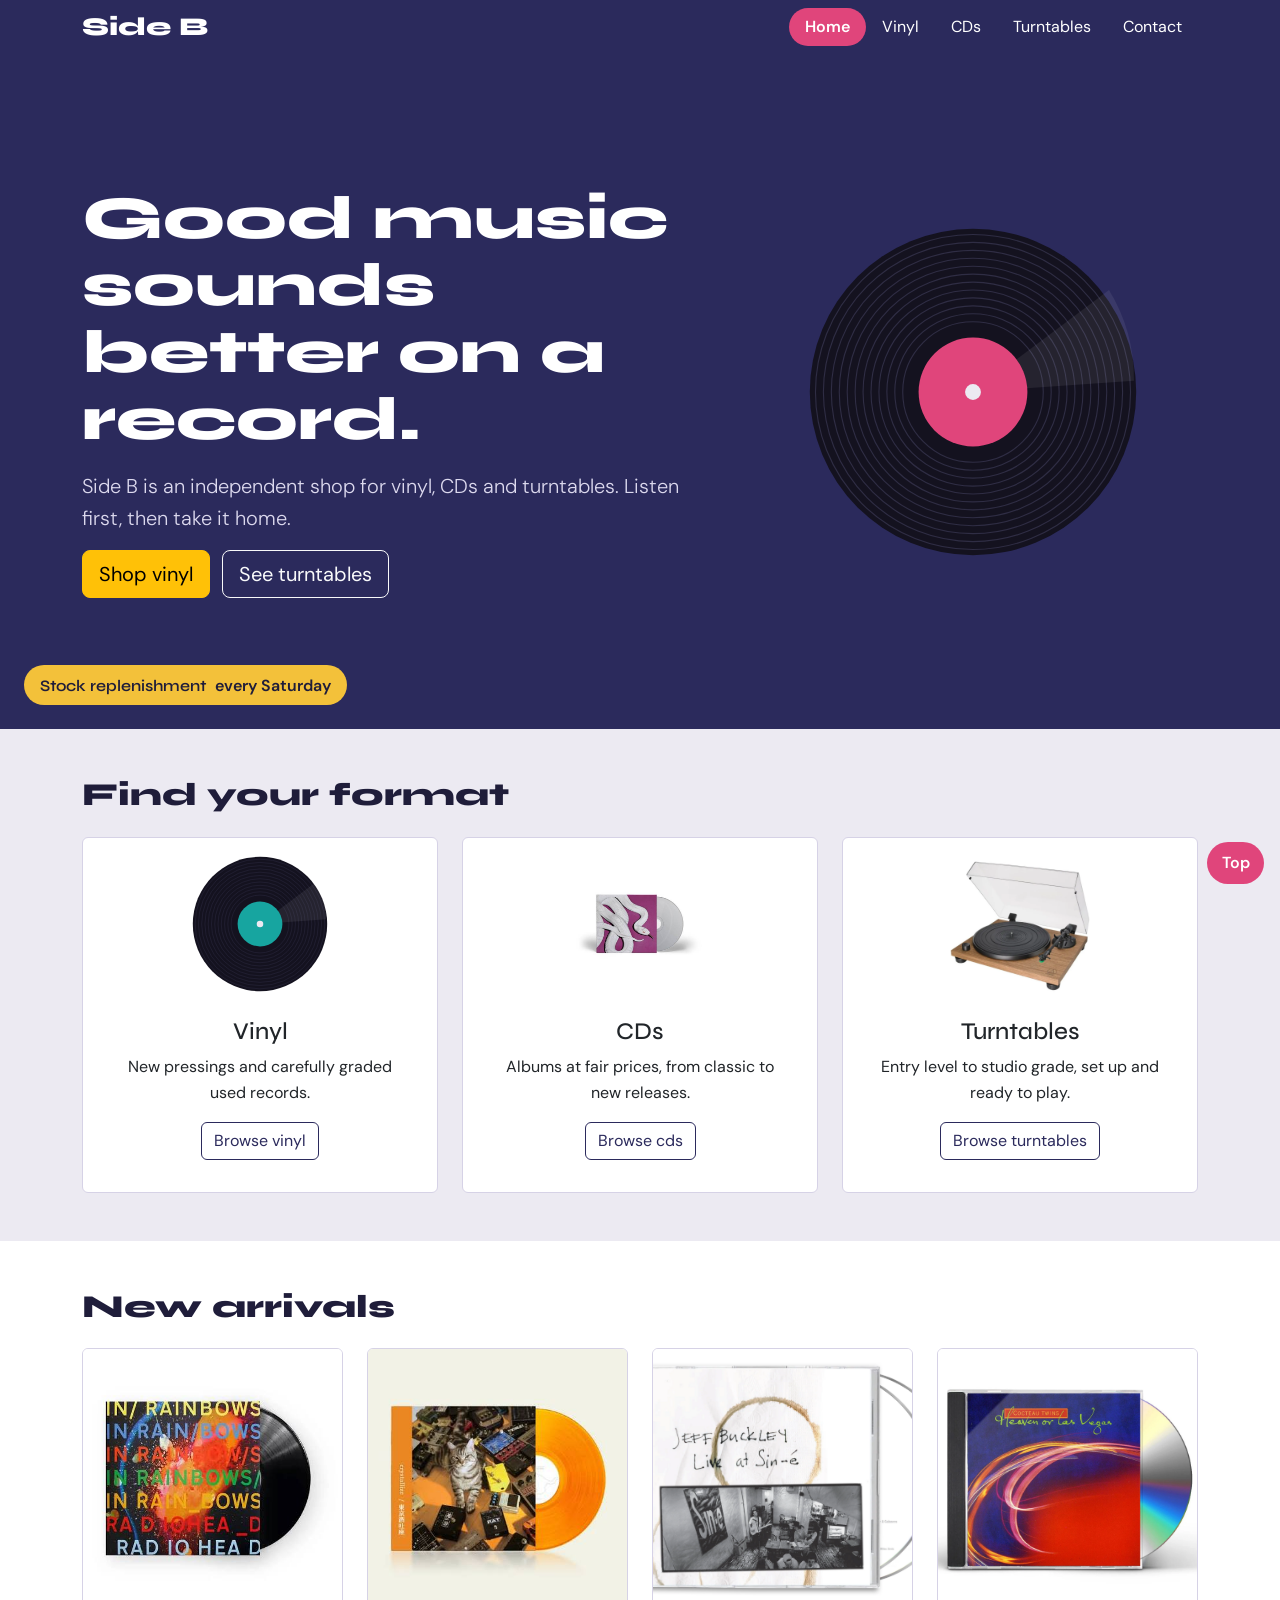
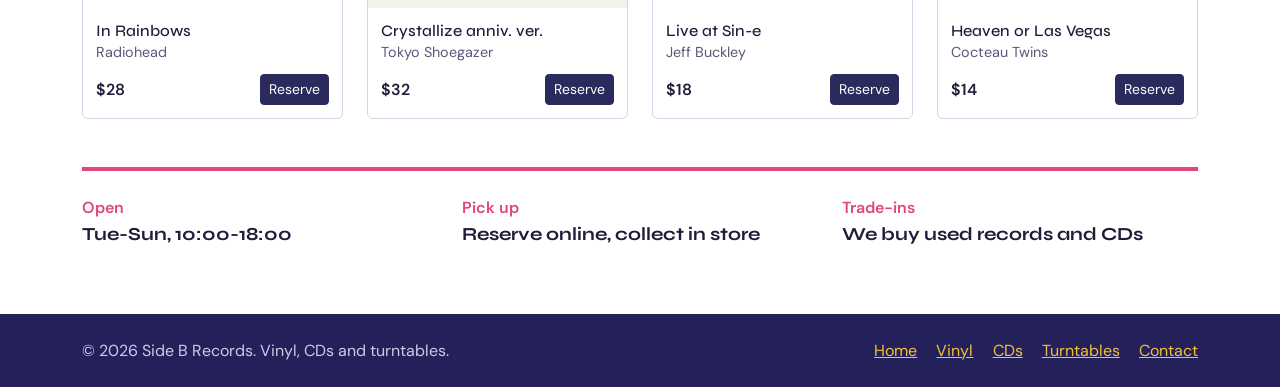
<file: index.html>
<!DOCTYPE html>
<html lang="en">
<head>
    <meta charset="UTF-8">
    <meta name="viewport" content="width=device-width, initial-scale=1">
    <meta name="author" content="Bekarys Zharylgassyn">
    <meta name="description" content="Vinyl records, CDs and turntables for every listener.">
    <title>Home | Side B Records</title>
    <link href="https://cdn.jsdelivr.net/npm/bootstrap@5.3.3/dist/css/bootstrap.min.css" rel="stylesheet">
    <link href="https://fonts.googleapis.com/css2?family=DM+Sans:wght@400;600&family=Syne:wght@700;800&display=swap" rel="stylesheet">
    <link rel="stylesheet" href="css/style.css">
</head>
<body>
    <header id="top" class="site-header">
        <nav class="navbar navbar-expand-lg navbar-dark" aria-label="Main navigation">
            <div class="container">
                <a class="navbar-brand" href="index.html">Side B</a>
                <button class="navbar-toggler" type="button" data-bs-toggle="collapse" data-bs-target="#mainNav" aria-controls="mainNav" aria-expanded="false" aria-label="Toggle navigation">
                    <span class="navbar-toggler-icon"></span>
                </button>
                <div class="collapse navbar-collapse" id="mainNav">
                    <ul class="navbar-nav ms-auto">
                        <li class="nav-item"><a class="nav-link active" href="index.html" aria-current="page">Home</a></li>
                        <li class="nav-item"><a class="nav-link" href="vinyl.html">Vinyl</a></li>
                        <li class="nav-item"><a class="nav-link" href="cds.html">CDs</a></li>
                        <li class="nav-item"><a class="nav-link" href="turntables.html">Turntables</a></li>
                        <li class="nav-item"><a class="nav-link" href="contact.html">Contact</a></li>
                    </ul>
                </div>
            </div>
        </nav>
    </header>

    <main>
        <section class="hero">
            <div class="container">
                <div class="row align-items-center g-4">
                    <div class="col-md-7">
                        <h1>Good music sounds better on a record.</h1>
                        <p class="lead">Side B is an independent shop for vinyl, CDs and turntables. Listen first, then take it home.</p>
                        <a class="btn btn-warning btn-lg me-2" href="vinyl.html">Shop vinyl</a>
                        <a class="btn btn-outline-light btn-lg" href="turntables.html">See turntables</a>
                    </div>
                    <div class="col-md-5 text-center"><img src="images/record.svg" class="record img-fluid" alt="A spinning vinyl record with a pink label"></div>
                </div>
            </div>
            <p class="hero-badge mb-0"><span>Stock replenishment</span> every Saturday</p>
        </section>

        <section class="py-5">
            <div class="container">
                <h2 class="mb-4">Find your format</h2>
                <div class="row row-cols-1 row-cols-md-3 g-4">
                    <div class="col"><article class="card category h-100 text-center p-3"><img src="images/vinyl-disc.svg" class="mx-auto" alt="Black vinyl record with a teal label"><div class="card-body"><h3 class="h4">Vinyl</h3><p class="mx-auto">New pressings and carefully graded used records.</p><a class="btn btn-outline-primary" href="vinyl.html">Browse vinyl</a></div></article></div><div class="col"><article class="card category h-100 text-center p-3"><img src="images/def.cd.1.jpg" class="mx-auto" alt="Shiny silver compact disc"><div class="card-body"><h3 class="h4">CDs</h3><p class="mx-auto">Albums at fair prices, from classic to new releases.</p><a class="btn btn-outline-primary" href="cds.html">Browse cds</a></div></article></div><div class="col"><article class="card category h-100 text-center p-3"><img src="images/vpp+.jpg" class="mx-auto" alt="Plum turntable with a silver tonearm"><div class="card-body"><h3 class="h4">Turntables</h3><p class="mx-auto">Entry level to studio grade, set up and ready to play.</p><a class="btn btn-outline-primary" href="turntables.html">Browse turntables</a></div></article></div>
                </div>
            </div>
        </section>

        <section class="py-5 bg-white">
            <div class="container">
                <h2 class="mb-4">New arrivals</h2>
                <div class="row row-cols-2 row-cols-lg-4 g-4">
                    <div class="col"><article class="product"><img src="images/rad.alb.2.jpg" alt="Cover of In Rainbows by Radiohead"><div class="product-info"><h3 class="h6">In Rainbows</h3><p class="artist">Radiohead</p><p class="price"><span>$28</span><a class="btn btn-sm btn-primary" href="contact.html">Reserve</a></p></div></article></div>
                    <div class="col"><article class="product"><img src="images/tsh.alb.1.jpg" alt="Cover of Crystallize by Tokyo Shoegazer"><div class="product-info"><h3 class="h6">Crystallize anniv. ver.</h3><p class="artist">Tokyo Shoegazer</p><p class="price"><span>$32</span><a class="btn btn-sm btn-primary" href="contact.html">Reserve</a></p></div></article></div>
                    <div class="col"><article class="product"><img src="images/jeff.live.cd.1.jpg" alt="Cover of Live at Sin-e by Jeff Buckley"><div class="product-info"><h3 class="h6">Live at Sin-e</h3><p class="artist">Jeff Buckley</p><p class="price"><span>$18</span><a class="btn btn-sm btn-primary" href="contact.html">Reserve</a></p></div></article></div>
                    <div class="col"><article class="product"><img src="images/ct.cd.1.jpg" alt="Cover of Heaven or Las Vegas by Cocteau Twins"><div class="product-info"><h3 class="h6">Heaven or Las Vegas</h3><p class="artist">Cocteau Twins</p><p class="price"><span>$14</span><a class="btn btn-sm btn-primary" href="contact.html">Reserve</a></p></div></article></div>
                </div>
                <dl class="info mt-5">
                    <div><dt>Open</dt><dd>Tue-Sun, 10:00-18:00</dd></div>
                    <div><dt>Pick up</dt><dd>Reserve online, collect in store</dd></div>
                    <div><dt>Trade-ins</dt><dd>We buy used records and CDs</dd></div>
                </dl>
            </div>
        </section>
    </main>

    <footer class="site-footer py-4">
        <div class="container footer-row">
            <p class="mb-0">&copy; 2026 Side B Records. Vinyl, CDs and turntables.</p>
            <ul class="footer-links list-unstyled mb-0">
                <li><a href="index.html">Home</a></li>
                <li><a href="vinyl.html">Vinyl</a></li>
                <li><a href="cds.html">CDs</a></li>
                <li><a href="turntables.html">Turntables</a></li>
                <li><a href="contact.html">Contact</a></li>
            </ul>
        </div>
        <a class="to-top" href="#top" aria-label="Back to top">Top</a>
    </footer>

    <script src="https://cdn.jsdelivr.net/npm/bootstrap@5.3.3/dist/js/bootstrap.bundle.min.js"></script>
</body>
</html>
</file>
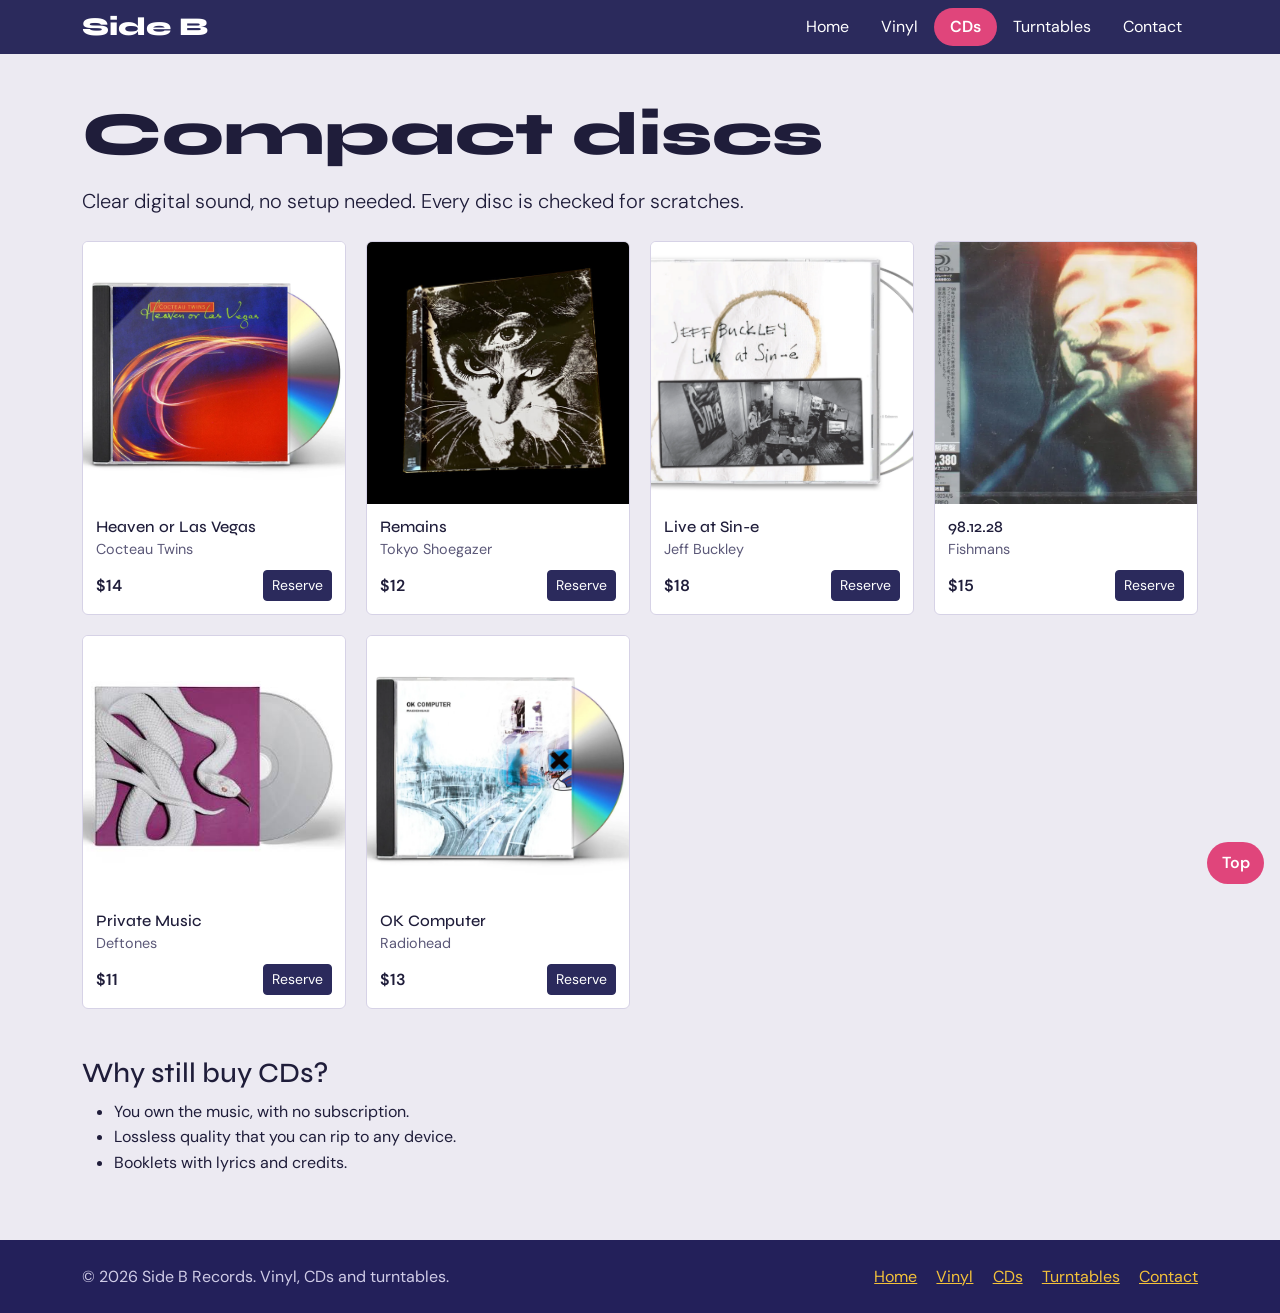
<file: cds.html>
<!DOCTYPE html>
<html lang="en">
<head>
    <meta charset="UTF-8">
    <meta name="viewport" content="width=device-width, initial-scale=1">
    <meta name="author" content="Bekarys Zharylgassyn">
    <meta name="description" content="Compact discs, new and used, at fair prices.">
    <title>CDs | Side B Records</title>
    <link href="https://cdn.jsdelivr.net/npm/bootstrap@5.3.3/dist/css/bootstrap.min.css" rel="stylesheet">
    <link href="https://fonts.googleapis.com/css2?family=DM+Sans:wght@400;600&family=Syne:wght@700;800&display=swap" rel="stylesheet">
    <link rel="stylesheet" href="css/style.css">
</head>
<body>
    <header id="top" class="site-header">
        <nav class="navbar navbar-expand-lg navbar-dark" aria-label="Main navigation">
            <div class="container">
                <a class="navbar-brand" href="index.html">Side B</a>
                <button class="navbar-toggler" type="button" data-bs-toggle="collapse" data-bs-target="#mainNav" aria-controls="mainNav" aria-expanded="false" aria-label="Toggle navigation">
                    <span class="navbar-toggler-icon"></span>
                </button>
                <div class="collapse navbar-collapse" id="mainNav">
                    <ul class="navbar-nav ms-auto">
                        <li class="nav-item"><a class="nav-link" href="index.html">Home</a></li>
                        <li class="nav-item"><a class="nav-link" href="vinyl.html">Vinyl</a></li>
                        <li class="nav-item"><a class="nav-link active" href="cds.html" aria-current="page">CDs</a></li>
                        <li class="nav-item"><a class="nav-link" href="turntables.html">Turntables</a></li>
                        <li class="nav-item"><a class="nav-link" href="contact.html">Contact</a></li>
                    </ul>
                </div>
            </div>
        </nav>
    </header>

    <main>
        <section class="py-5">
            <div class="container">
                <h1>Compact discs</h1>
                <p class="lead mb-4">Clear digital sound, no setup needed. Every disc is checked for scratches.</p>
                <div class="product-grid">
                    <article class="product"><img src="images/ct.cd.1.jpg" alt="Cover of Heaven or Las Vegas by Cocteau Twins"><div class="product-info"><h3 class="h6">Heaven or Las Vegas</h3><p class="artist">Cocteau Twins</p><p class="price"><span>$14</span><a class="btn btn-sm btn-primary" href="contact.html">Reserve</a></p></div></article>
                    <article class="product"><img src="images/tsh.cd.jpg" alt="Cover of Remains by Tokyo Shoegazer"><div class="product-info"><h3 class="h6">Remains</h3><p class="artist">Tokyo Shoegazer</p><p class="price"><span>$12</span><a class="btn btn-sm btn-primary" href="contact.html">Reserve</a></p></div></article>
                    <article class="product"><img src="images/jeff.live.cd.1.jpg" alt="Cover of Live at Sin-e by Jeff Buckley"><div class="product-info"><h3 class="h6">Live at Sin-e</h3><p class="artist">Jeff Buckley</p><p class="price"><span>$18</span><a class="btn btn-sm btn-primary" href="contact.html">Reserve</a></p></div></article>
                    <article class="product"><img src="images/fsh.cd.1.jpg" alt="Cover of 98.12.28 by Fishmans"><div class="product-info"><h3 class="h6">98.12.28</h3><p class="artist">Fishmans</p><p class="price"><span>$15</span><a class="btn btn-sm btn-primary" href="contact.html">Reserve</a></p></div></article>
                    <article class="product"><img src="images/def.cd.1.jpg" alt="Cover of Private Music by Deftones"><div class="product-info"><h3 class="h6">Private Music</h3><p class="artist">Deftones</p><p class="price"><span>$11</span><a class="btn btn-sm btn-primary" href="contact.html">Reserve</a></p></div></article>
                    <article class="product"><img src="images/rad.cd.1.jpg" alt="Cover of OK Computer by Radiohead"><div class="product-info"><h3 class="h6">OK Computer</h3><p class="artist">Radiohead</p><p class="price"><span>$13</span><a class="btn btn-sm btn-primary" href="contact.html">Reserve</a></p></div></article>
                </div>
                <h2 class="h3 mt-5">Why still buy CDs?</h2>
                <ul>
                    <li>You own the music, with no subscription.</li>
                    <li>Lossless quality that you can rip to any device.</li>
                    <li>Booklets with lyrics and credits.</li>
                </ul>
            </div>
        </section>
    </main>

    <footer class="site-footer py-4">
        <div class="container footer-row">
            <p class="mb-0">&copy; 2026 Side B Records. Vinyl, CDs and turntables.</p>
            <ul class="footer-links list-unstyled mb-0">
                <li><a href="index.html">Home</a></li>
                <li><a href="vinyl.html">Vinyl</a></li>
                <li><a href="cds.html">CDs</a></li>
                <li><a href="turntables.html">Turntables</a></li>
                <li><a href="contact.html">Contact</a></li>
            </ul>
        </div>
        <a class="to-top" href="#top" aria-label="Back to top">Top</a>
    </footer>

    <script src="https://cdn.jsdelivr.net/npm/bootstrap@5.3.3/dist/js/bootstrap.bundle.min.js"></script>
</body>
</html>
</file>
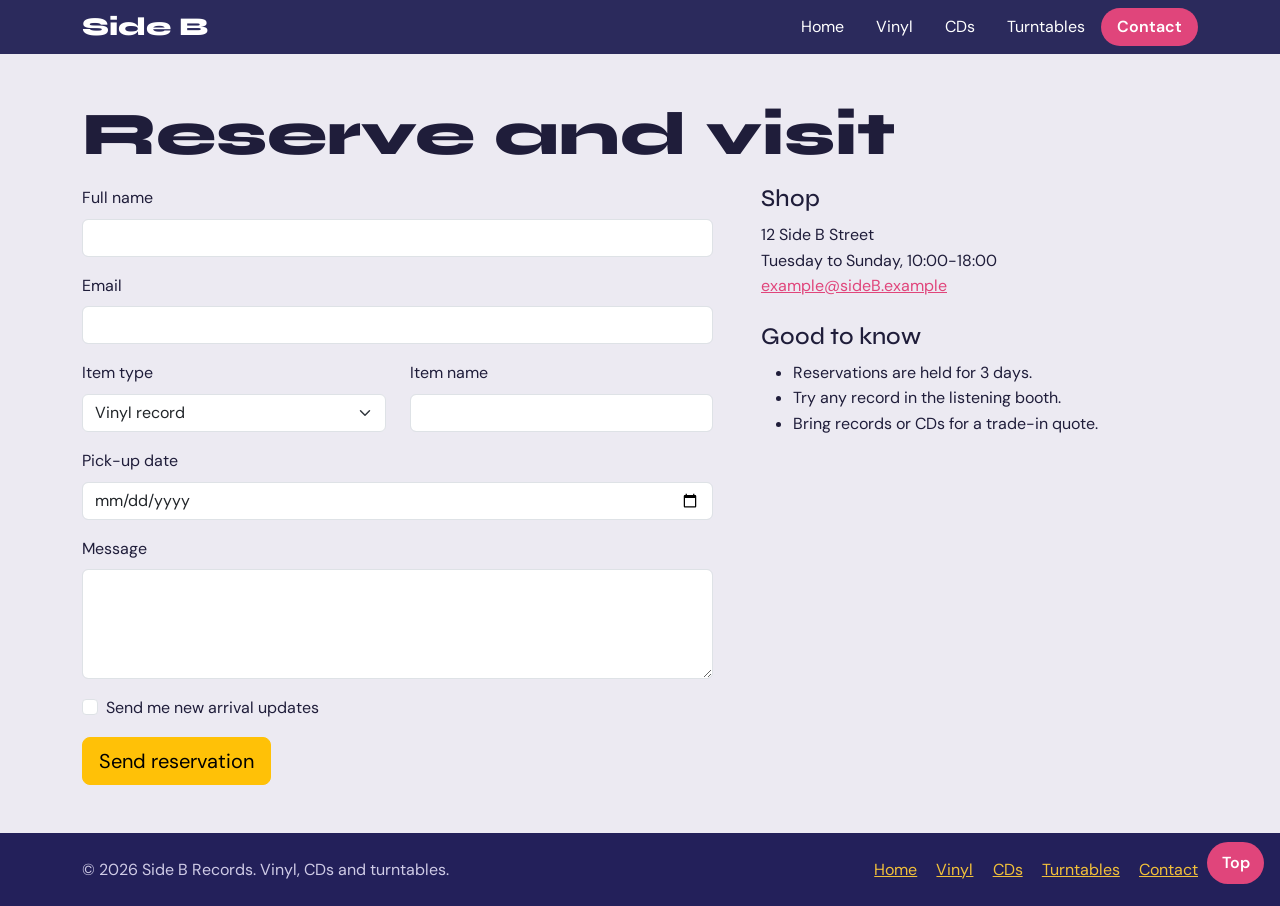
<file: contact.html>
<!DOCTYPE html>
<html lang="en">
<head>
    <meta charset="UTF-8">
    <meta name="viewport" content="width=device-width, initial-scale=1">
    <meta name="author" content="Bekarys Zharylgassyn">
    <meta name="description" content="Reserve a record, CD or turntable, or visit the shop.">
    <title>Contact | Side B Records</title>
    <link href="https://cdn.jsdelivr.net/npm/bootstrap@5.3.3/dist/css/bootstrap.min.css" rel="stylesheet">
    <link href="https://fonts.googleapis.com/css2?family=DM+Sans:wght@400;600&family=Syne:wght@700;800&display=swap" rel="stylesheet">
    <link rel="stylesheet" href="css/style.css">
</head>
<body>
    <header id="top" class="site-header">
        <nav class="navbar navbar-expand-lg navbar-dark" aria-label="Main navigation">
            <div class="container">
                <a class="navbar-brand" href="index.html">Side B</a>
                <button class="navbar-toggler" type="button" data-bs-toggle="collapse" data-bs-target="#mainNav" aria-controls="mainNav" aria-expanded="false" aria-label="Toggle navigation">
                    <span class="navbar-toggler-icon"></span>
                </button>
                <div class="collapse navbar-collapse" id="mainNav">
                    <ul class="navbar-nav ms-auto">
                        <li class="nav-item"><a class="nav-link" href="index.html">Home</a></li>
                        <li class="nav-item"><a class="nav-link" href="vinyl.html">Vinyl</a></li>
                        <li class="nav-item"><a class="nav-link" href="cds.html">CDs</a></li>
                        <li class="nav-item"><a class="nav-link" href="turntables.html">Turntables</a></li>
                        <li class="nav-item"><a class="nav-link active" href="contact.html" aria-current="page">Contact</a></li>
                    </ul>
                </div>
            </div>
        </nav>
    </header>

    <main>
        <section class="py-5">
            <div class="container">
                <h1>Reserve and visit</h1>
                <div class="row g-5">
                    <div class="col-lg-7">
                        <form action="#" method="post" id="reserve-form">
                            <div class="mb-3"><label for="name" class="form-label">Full name</label><input type="text" class="form-control" id="name" name="name" required></div>
                            <div class="mb-3"><label for="email" class="form-label">Email</label><input type="email" class="form-control" id="email" name="email" required></div>
                            <div class="row">
                                <div class="col-sm-6 mb-3"><label for="kind" class="form-label">Item type</label>
                                    <select class="form-select" id="kind" name="kind"><option>Vinyl record</option><option>CD</option><option>Turntable</option></select></div>
                                <div class="col-sm-6 mb-3"><label for="item" class="form-label">Item name</label><input type="text" class="form-control" id="item" name="item" required></div>
                            </div>
                            <div class="mb-3"><label for="date" class="form-label">Pick-up date</label><input type="date" class="form-control" id="date" name="date"></div>
                            <div class="mb-3"><label for="message" class="form-label">Message</label><textarea class="form-control" id="message" name="message" rows="4"></textarea></div>
                            <div class="form-check mb-3"><input class="form-check-input" type="checkbox" id="news" name="news"><label class="form-check-label" for="news">Send me new arrival updates</label></div>
                            <button type="submit" class="btn btn-warning btn-lg">Send reservation</button>
                        </form>
                    </div>
                    <aside class="col-lg-5">
                        <h2 class="h4">Shop</h2>
                        <address>12 Side B Street<br>Tuesday to Sunday, 10:00-18:00<br><a href="mailto:hello@sideB.example">example@sideB.example</a></address>
                        <h2 class="h4 mt-4">Good to know</h2>
                        <ul>
                            <li>Reservations are held for 3 days.</li>
                            <li>Try any record in the listening booth.</li>
                            <li>Bring records or CDs for a trade-in quote.</li>
                        </ul>
                    </aside>
                </div>
            </div>
        </section>
    </main>

    <footer class="site-footer py-4">
        <div class="container footer-row">
            <p class="mb-0">&copy; 2026 Side B Records. Vinyl, CDs and turntables.</p>
            <ul class="footer-links list-unstyled mb-0">
                <li><a href="index.html">Home</a></li>
                <li><a href="vinyl.html">Vinyl</a></li>
                <li><a href="cds.html">CDs</a></li>
                <li><a href="turntables.html">Turntables</a></li>
                <li><a href="contact.html">Contact</a></li>
            </ul>
        </div>
        <a class="to-top" href="#top" aria-label="Back to top">Top</a>
    </footer>

    <script src="https://cdn.jsdelivr.net/npm/bootstrap@5.3.3/dist/js/bootstrap.bundle.min.js"></script>
</body>
</html>
</file>
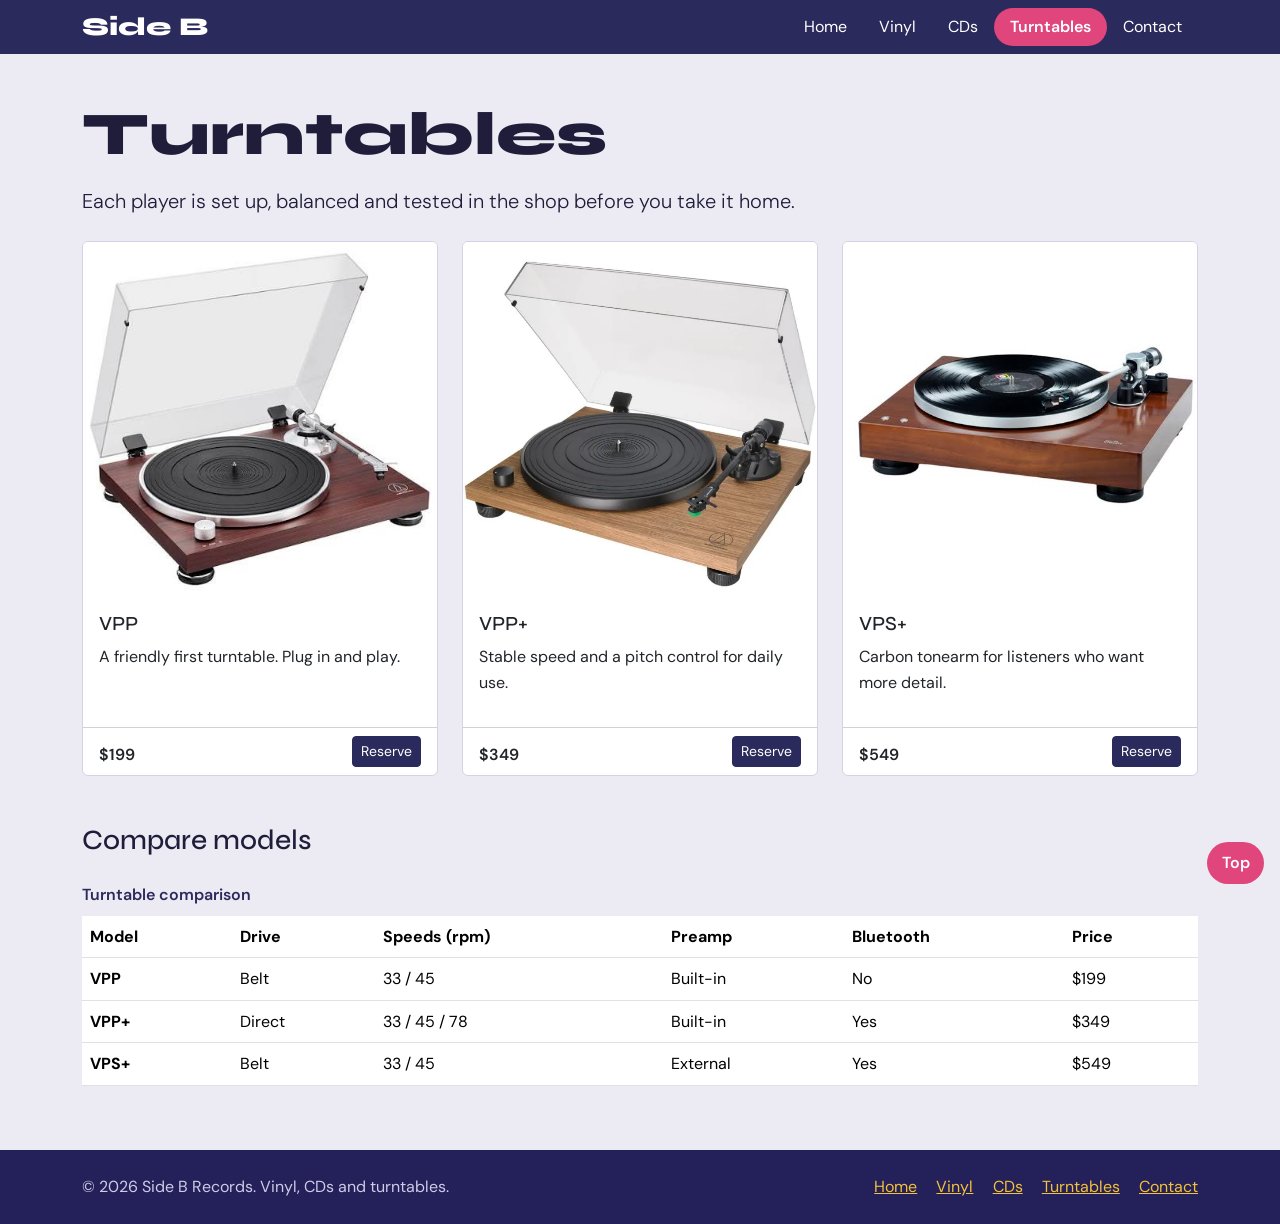
<file: turntables.html>
<!DOCTYPE html>
<html lang="en">
<head>
    <meta charset="UTF-8">
    <meta name="viewport" content="width=device-width, initial-scale=1">
    <meta name="author" content="Bekarys Zharylgassyn">
    <meta name="description" content="Compare our turntables by drive, speeds, preamp and price.">
    <title>Turntables | Side B Records</title>
    <link href="https://cdn.jsdelivr.net/npm/bootstrap@5.3.3/dist/css/bootstrap.min.css" rel="stylesheet">
    <link href="https://fonts.googleapis.com/css2?family=DM+Sans:wght@400;600&family=Syne:wght@700;800&display=swap" rel="stylesheet">
    <link rel="stylesheet" href="css/style.css">
</head>
<body>
    <header id="top" class="site-header">
        <nav class="navbar navbar-expand-lg navbar-dark" aria-label="Main navigation">
            <div class="container">
                <a class="navbar-brand" href="index.html">Side B</a>
                <button class="navbar-toggler" type="button" data-bs-toggle="collapse" data-bs-target="#mainNav" aria-controls="mainNav" aria-expanded="false" aria-label="Toggle navigation">
                    <span class="navbar-toggler-icon"></span>
                </button>
                <div class="collapse navbar-collapse" id="mainNav">
                    <ul class="navbar-nav ms-auto">
                        <li class="nav-item"><a class="nav-link" href="index.html">Home</a></li>
                        <li class="nav-item"><a class="nav-link" href="vinyl.html">Vinyl</a></li>
                        <li class="nav-item"><a class="nav-link" href="cds.html">CDs</a></li>
                        <li class="nav-item"><a class="nav-link active" href="turntables.html" aria-current="page">Turntables</a></li>
                        <li class="nav-item"><a class="nav-link" href="contact.html">Contact</a></li>
                    </ul>
                </div>
            </div>
        </nav>
    </header>

    <main>
        <section class="py-5">
            <div class="container">
                <h1>Turntables</h1>
                <p class="lead mb-4">Each player is set up, balanced and tested in the shop before you take it home.</p>
                <div class="row row-cols-1 row-cols-md-3 g-4">
                    <div class="col"><article class="card h-100"><img src="images/vpp.jpg" class="card-img-top" alt="VPP turntable"><div class="card-body"><h3 class="h5">VPP</h3><p>A friendly first turntable. Plug in and play.</p></div><div class="card-footer d-flex justify-content-between align-items-center"><span class="price">$199</span><a class="btn btn-sm btn-primary" href="contact.html">Reserve</a></div></article></div>
                    <div class="col"><article class="card h-100"><img src="images/vpp+.jpg" class="card-img-top" alt="VPP+ turntable"><div class="card-body"><h3 class="h5">VPP+</h3><p>Stable speed and a pitch control for daily use.</p></div><div class="card-footer d-flex justify-content-between align-items-center"><span class="price">$349</span><a class="btn btn-sm btn-primary" href="contact.html">Reserve</a></div></article></div>
                    <div class="col"><article class="card h-100"><img src="images/vps+.jpg" class="card-img-top" alt="VPS+ turntable"><div class="card-body"><h3 class="h5">VPS+</h3><p>Carbon tonearm for listeners who want more detail.</p></div><div class="card-footer d-flex justify-content-between align-items-center"><span class="price">$549</span><a class="btn btn-sm btn-primary" href="contact.html">Reserve</a></div></article></div>
                </div>
                <h2 class="h3 mt-5 mb-3">Compare models</h2>
                <div class="table-responsive">
                    <table class="table table-hover align-middle" id="turntable-table">
                        <caption>Turntable comparison</caption>
                        <thead><tr><th scope="col">Model</th><th scope="col">Drive</th><th scope="col">Speeds (rpm)</th><th scope="col">Preamp</th><th scope="col">Bluetooth</th><th scope="col">Price</th></tr></thead>
                        <tbody>
                            <tr><th scope="row">VPP</th><td>Belt</td><td>33 / 45</td><td>Built-in</td><td>No</td><td>$199</td></tr>
                            <tr><th scope="row">VPP+</th><td>Direct</td><td>33 / 45 / 78</td><td>Built-in</td><td>Yes</td><td>$349</td></tr>
                            <tr><th scope="row">VPS+</th><td>Belt</td><td>33 / 45</td><td>External</td><td>Yes</td><td>$549</td></tr>
                        </tbody>
                    </table>
                </div>
            </div>
        </section>
    </main>

    <footer class="site-footer py-4">
        <div class="container footer-row">
            <p class="mb-0">&copy; 2026 Side B Records. Vinyl, CDs and turntables.</p>
            <ul class="footer-links list-unstyled mb-0">
                <li><a href="index.html">Home</a></li>
                <li><a href="vinyl.html">Vinyl</a></li>
                <li><a href="cds.html">CDs</a></li>
                <li><a href="turntables.html">Turntables</a></li>
                <li><a href="contact.html">Contact</a></li>
            </ul>
        </div>
        <a class="to-top" href="#top" aria-label="Back to top">Top</a>
    </footer>

    <script src="https://cdn.jsdelivr.net/npm/bootstrap@5.3.3/dist/js/bootstrap.bundle.min.js"></script>
</body>
</html>
</file>
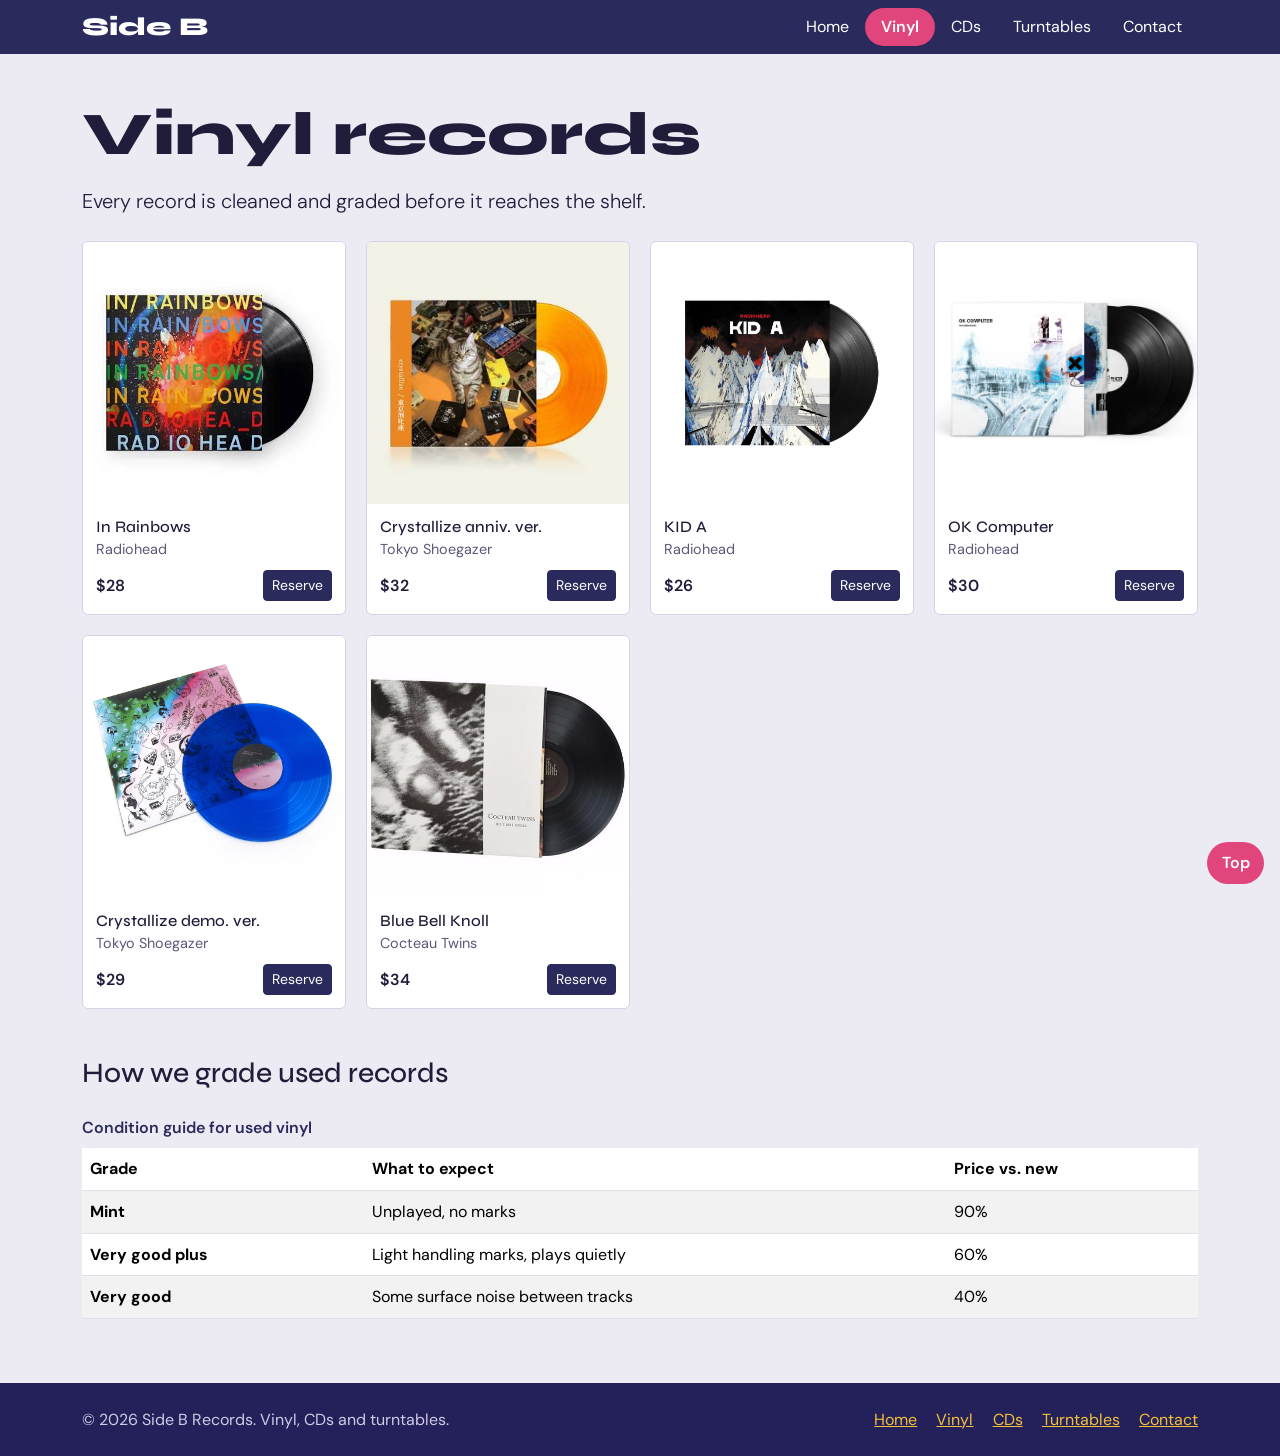
<file: vinyl.html>
<!DOCTYPE html>
<html lang="en">
<head>
    <meta charset="UTF-8">
    <meta name="viewport" content="width=device-width, initial-scale=1">
    <meta name="author" content="Bekarys Zharylgassyn">
    <meta name="description" content="Vinyl records: new pressings and graded used copies.">
    <title>Vinyl | Side B Records</title>
    <link href="https://cdn.jsdelivr.net/npm/bootstrap@5.3.3/dist/css/bootstrap.min.css" rel="stylesheet">
    <link href="https://fonts.googleapis.com/css2?family=DM+Sans:wght@400;600&family=Syne:wght@700;800&display=swap" rel="stylesheet">
    <link rel="stylesheet" href="css/style.css">
</head>
<body>
    <header id="top" class="site-header">
        <nav class="navbar navbar-expand-lg navbar-dark" aria-label="Main navigation">
            <div class="container">
                <a class="navbar-brand" href="index.html">Side B</a>
                <button class="navbar-toggler" type="button" data-bs-toggle="collapse" data-bs-target="#mainNav" aria-controls="mainNav" aria-expanded="false" aria-label="Toggle navigation">
                    <span class="navbar-toggler-icon"></span>
                </button>
                <div class="collapse navbar-collapse" id="mainNav">
                    <ul class="navbar-nav ms-auto">
                        <li class="nav-item"><a class="nav-link" href="index.html">Home</a></li>
                        <li class="nav-item"><a class="nav-link active" href="vinyl.html" aria-current="page">Vinyl</a></li>
                        <li class="nav-item"><a class="nav-link" href="cds.html">CDs</a></li>
                        <li class="nav-item"><a class="nav-link" href="turntables.html">Turntables</a></li>
                        <li class="nav-item"><a class="nav-link" href="contact.html">Contact</a></li>
                    </ul>
                </div>
            </div>
        </nav>
    </header>

    <main>
        <section class="py-5">
            <div class="container">
                <h1>Vinyl records</h1>
                <p class="lead mb-4">Every record is cleaned and graded before it reaches the shelf.</p>
                <div class="product-grid">
                    <article class="product"><img src="images/rad.alb.2.jpg" alt="Cover of In Rainbows by Radiohead"><div class="product-info"><h3 class="h6">In Rainbows</h3><p class="artist">Radiohead</p><p class="price"><span>$28</span><a class="btn btn-sm btn-primary" href="contact.html">Reserve</a></p></div></article>
                    <article class="product"><img src="images/tsh.alb.1.jpg" alt="Cover of Crystallize anniv. ver. by Tokyo Shoegazer"><div class="product-info"><h3 class="h6">Crystallize anniv. ver.</h3><p class="artist">Tokyo Shoegazer</p><p class="price"><span>$32</span><a class="btn btn-sm btn-primary" href="contact.html">Reserve</a></p></div></article>
                    <article class="product"><img src="images/rad.alb.3.jpg" alt="Cover of KID A by Radiohead"><div class="product-info"><h3 class="h6">KID A</h3><p class="artist">Radiohead</p><p class="price"><span>$26</span><a class="btn btn-sm btn-primary" href="contact.html">Reserve</a></p></div></article>
                    <article class="product"><img src="images/rad.alb.1.jpg" alt="Cover of OK Computer by Radiohead"><div class="product-info"><h3 class="h6">OK Computer</h3><p class="artist">Radiohead</p><p class="price"><span>$30</span><a class="btn btn-sm btn-primary" href="contact.html">Reserve</a></p></div></article>
                    <article class="product"><img src="images/tsh.alb.2.jpg" alt="Cover of Crystallize demo. ver. by Tokyo Shoegazer"><div class="product-info"><h3 class="h6">Crystallize demo. ver.</h3><p class="artist">Tokyo Shoegazer</p><p class="price"><span>$29</span><a class="btn btn-sm btn-primary" href="contact.html">Reserve</a></p></div></article>
                    <article class="product"><img src="images/ct.alb.1.jpg" alt="Cover of Blue Bell Knoll by Cocteau Twins"><div class="product-info"><h3 class="h6">Blue Bell Knoll</h3><p class="artist">Cocteau Twins</p><p class="price"><span>$34</span><a class="btn btn-sm btn-primary" href="contact.html">Reserve</a></p></div></article>
                </div>
                <h2 class="h3 mt-5 mb-3">How we grade used records</h2>
                <div class="table-responsive">
                    <table class="table table-striped align-middle" id="grade-table">
                        <caption>Condition guide for used vinyl</caption>
                        <thead><tr><th scope="col">Grade</th><th scope="col">What to expect</th><th scope="col">Price vs. new</th></tr></thead>
                        <tbody>
                            <tr><th scope="row">Mint</th><td>Unplayed, no marks</td><td>90%</td></tr>
                            <tr><th scope="row">Very good plus</th><td>Light handling marks, plays quietly</td><td>60%</td></tr>
                            <tr><th scope="row">Very good</th><td>Some surface noise between tracks</td><td>40%</td></tr>
                        </tbody>
                    </table>
                </div>
            </div>
        </section>
    </main>

    <footer class="site-footer py-4">
        <div class="container footer-row">
            <p class="mb-0">&copy; 2026 Side B Records. Vinyl, CDs and turntables.</p>
            <ul class="footer-links list-unstyled mb-0">
                <li><a href="index.html">Home</a></li>
                <li><a href="vinyl.html">Vinyl</a></li>
                <li><a href="cds.html">CDs</a></li>
                <li><a href="turntables.html">Turntables</a></li>
                <li><a href="contact.html">Contact</a></li>
            </ul>
        </div>
        <a class="to-top" href="#top" aria-label="Back to top">Top</a>
    </footer>

    <script src="https://cdn.jsdelivr.net/npm/bootstrap@5.3.3/dist/js/bootstrap.bundle.min.js"></script>
</body>
</html>
</file>
<file: css/style.css>
/* Tokens */
:root { --paper:#eceaf2; --plum:#2b2a5c; --deep:#23205a; --pink:#e0457b; --teal:#17a5a0; --sun:#f3c13a; --text:#1f1d3a; }

/* Base */
body { font-family:'DM Sans', sans-serif; background:var(--paper); color:var(--text); line-height:1.6; }
h1, h2, h3, .navbar-brand { font-family:'Syne', sans-serif; font-weight:800; line-height:1.1; }
h1 { font-size:clamp(2.2rem, 5.5vw, 3.8rem); margin-bottom:1rem; }
p { max-width:62ch; }
a { color:var(--pink); }
.btn-primary { --bs-btn-bg:var(--plum); --bs-btn-border-color:var(--plum); --bs-btn-hover-bg:var(--pink); --bs-btn-hover-border-color:var(--pink); }
.btn-outline-primary { --bs-btn-color:var(--plum); --bs-btn-border-color:var(--plum); --bs-btn-hover-bg:var(--plum); --bs-btn-hover-border-color:var(--plum); }

/* Header: sticky nav, active page marked in pink */
.site-header { background:var(--plum); position:sticky; top:0; z-index:100; }
.navbar-brand { font-size:1.6rem; color:#fff; }
.site-header .navbar-nav .nav-link { color:#fff; padding:.4rem 1rem; border-radius:2rem; }
.site-header .navbar-nav .nav-link.active { background:var(--pink); font-weight:600; }

/* Hero: flexbox, relative parent + absolute badge, one spinning record */
.hero { position:relative; display:flex; align-items:center; min-height:75vh; padding:3rem 0; color:#fff; background:var(--plum); }
.hero .lead { color:#dcd9ee; }
.record { max-width:340px; animation:spin 14s linear infinite; }
@keyframes spin { to { transform:rotate(360deg); } }
@media (prefers-reduced-motion: reduce) { .record { animation:none; } }
.hero-badge { position:absolute; left:1.5rem; bottom:1.5rem; background:var(--sun); color:var(--text); padding:.45rem 1rem; font-weight:600; border-radius:2rem; }
.hero-badge span { font-family:'Syne', sans-serif; margin-right:.3rem; }

/* Categories and info (grid) */
.category img { width:140px; height:140px; object-fit:contain; margin-bottom:.5rem; }
.category p { margin-bottom:1rem; }
.info { display:grid; grid-template-columns:repeat(3, 1fr); gap:1.5rem; border-top:4px solid var(--pink); padding-top:1.5rem; }
.info dt { color:var(--pink); font-weight:600; }
.info dd { font-family:'Syne', sans-serif; font-weight:700; font-size:1.15rem; margin:0; }

/* Product grid: CSS Grid, 4 / 3 / 2 columns */
.product-grid { display:grid; grid-template-columns:repeat(4, 1fr); gap:1.25rem; }
.product { display:flex; flex-direction:column; background:#fff; border-radius:6px; overflow:hidden; border:1px solid #d6d2e6; height:100%; }
.product img { width:100%; aspect-ratio:1; object-fit:cover; }
.product-info { padding:.8rem; flex:1; display:flex; flex-direction:column; }
.product-info h3 { margin-bottom:.1rem; }
.artist { color:#5b5878; font-size:.9rem; margin-bottom:.6rem; }
.price { display:flex; justify-content:space-between; align-items:center; margin:auto 0 0; font-weight:600; }
.card { border:1px solid #d6d2e6; border-radius:6px; }
.card-footer { background:transparent; }

/* Tables (ID selectors) */
#grade-table thead, #turntable-table thead { background:var(--plum); color:#fff; }
caption { caption-side:top; font-weight:600; color:var(--plum); }

/* Footer: flexbox, fixed back-to-top */
.site-footer { background:var(--deep); color:#cfcbe6; }
.footer-row { display:flex; justify-content:space-between; align-items:center; gap:1rem; flex-wrap:wrap; }
.footer-links { display:flex; gap:1.2rem; }
.footer-links a { color:var(--sun); }
.to-top { position:fixed; right:1rem; bottom:1rem; background:var(--pink); color:#fff; font-weight:600; padding:.5rem .9rem; border-radius:2rem; text-decoration:none; }
a:focus-visible, button:focus-visible { outline:3px solid var(--sun); outline-offset:2px; }

/* Tablet */
@media (max-width: 992px) {
    .hero { min-height:60vh; }
    .record { max-width:240px; }
    .product-grid { grid-template-columns:repeat(3, 1fr); }
}

/* Mobile */
@media (max-width: 576px) {
    .hero { min-height:auto; padding-bottom:5rem; }
    .record { max-width:200px; }
    .hero-badge { left:1rem; right:1rem; text-align:center; }
    .product-grid { grid-template-columns:repeat(2, 1fr); gap:.75rem; }
    .info { grid-template-columns:1fr; }
    .footer-row { flex-direction:column; text-align:center; }
    .to-top { right:.5rem; bottom:.5rem; }
}
</file>
